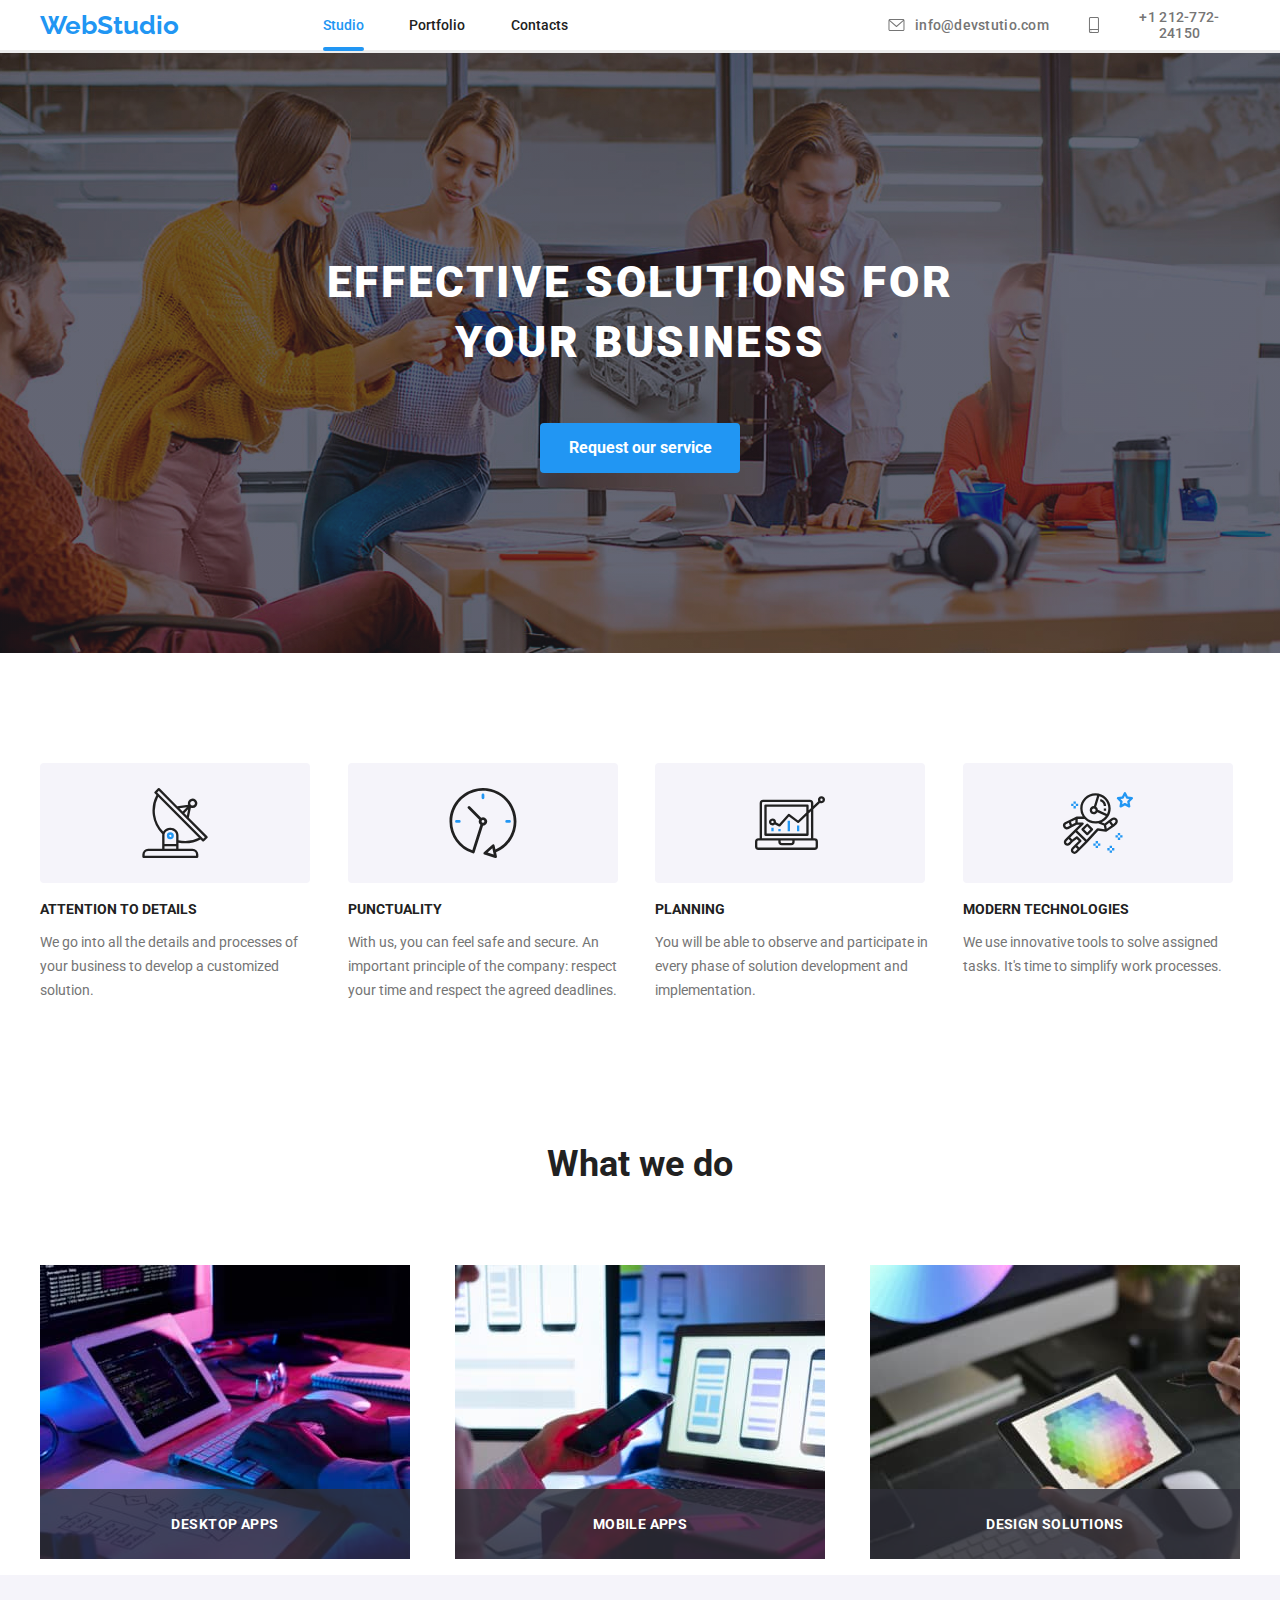
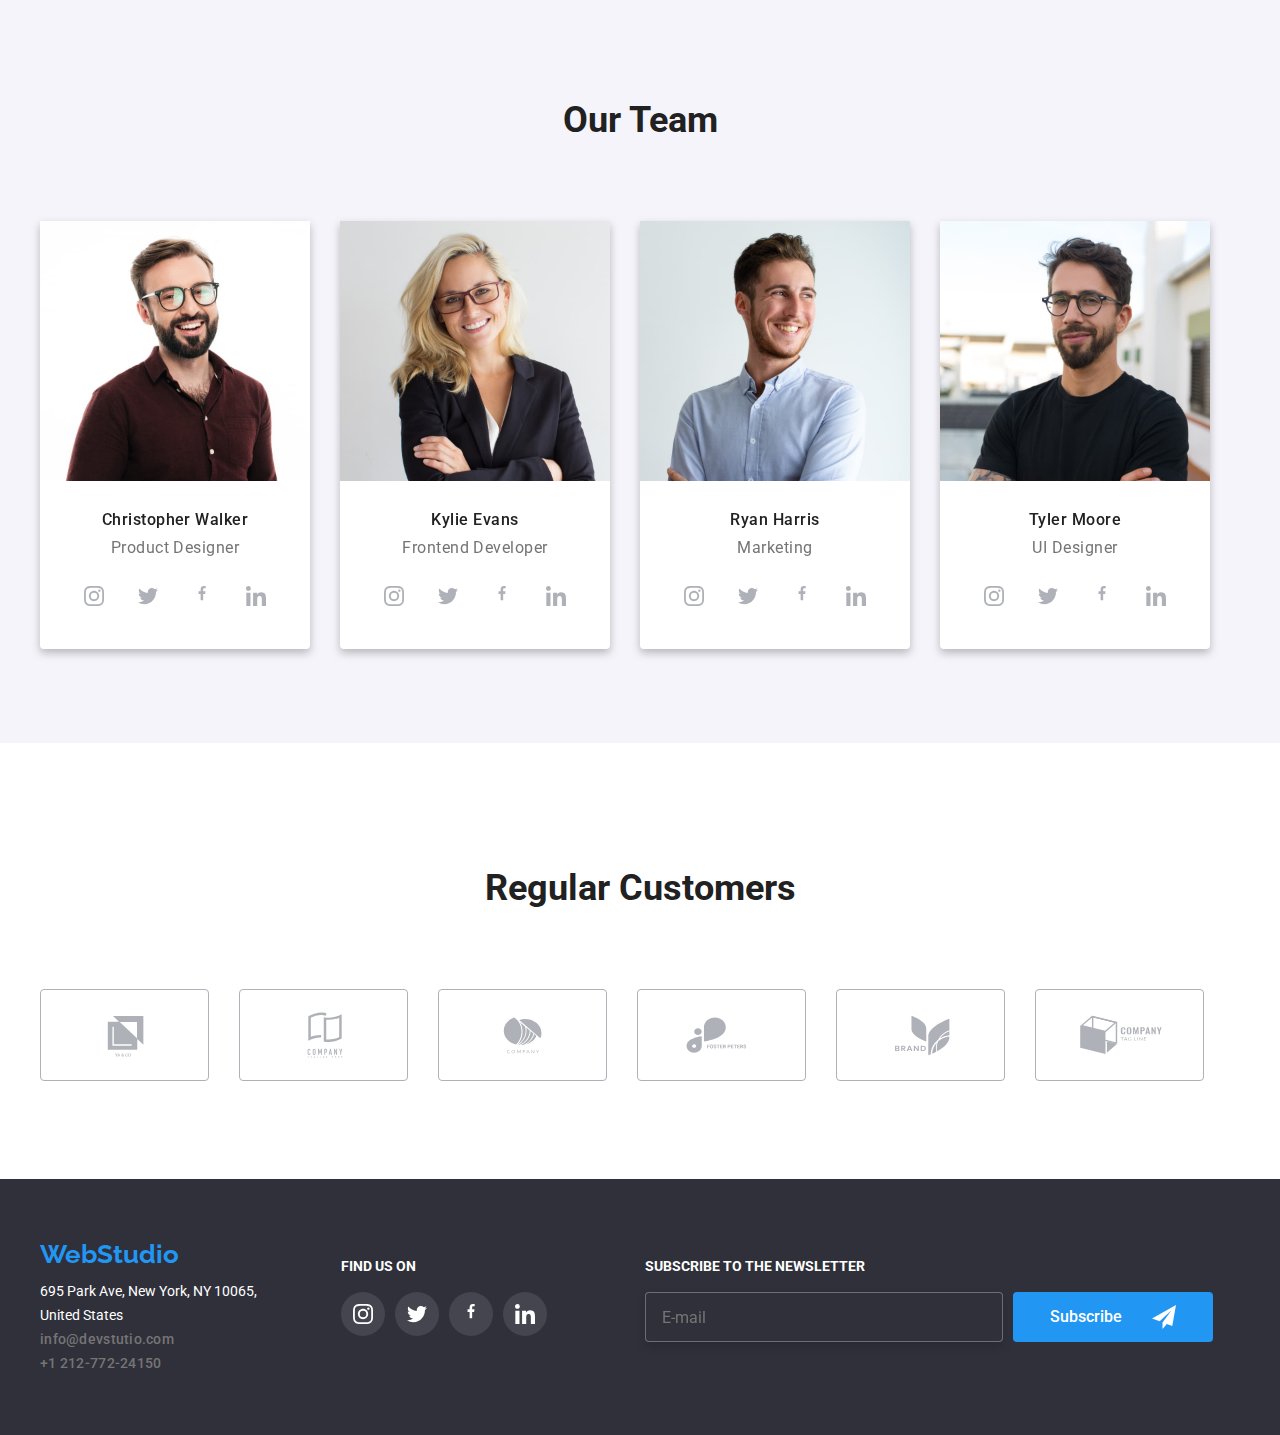
<file: index.html>
<!DOCTYPE html>
<html lang="en">
    <head>
        <link rel="stylesheet" href="./css/main.min.css" />
        <link rel="stylesheet" href="./css/modern-normalize.min.css" />
        <title>corporate page</title>
        <link rel="preconnect" href="https://fonts.googleapis.com" />
        <link rel="preconnect" href="https://fonts.gstatic.com" crossorigin />
        <link
            href="https://fonts.googleapis.com/css2?family=Montserrat:wght@400;700&family=Raleway:wght@700&family=Roboto:wght@400;500;700;900&display=swap"
            rel="stylesheet"
        />
    </head>
    <body>
        <header class="header">
            <div class="container">
                <div class="header__wrapper">
                    <a class="logo" href="">WebStudio</a>
                    <nav>
                        <ul class="header__menu">
                            <li>
                                <a class="header__item header__item--active" href="./index.html"
                                    >Studio</a
                                >
                            </li>
                            <li>
                                <a class="header__item" href="./portfolio.html"
                                    >Portfolio</a
                                >
                            </li>
                            <li><a class="header__item" href="">Contacts</a></li>
                        </ul>
                    </nav>

                    <div class="header__contact-list">
                        <a href="mailto:info@devstutio.com" class="header__contact">
                            <svg class="header__contact-svg" width="44px" height="16px">
                                <use
                                    href="./images/icons.svg#icon-envelope"
                                ></use>
                            </svg>
                            info@devstutio.com</a
                        >

                        <a href="phone:+121277224150" class="header__contact">
                            <svg class="header__contact-svg" width="40px" height="16px">
                                <use
                                    href="./images/icons.svg#icon-smartphone-1"
                                ></use>
                            </svg>
                            +1 212-772-24150</a
                        >
                    </div>
                </div>
            </div>
        </header>
        <main>
            <div class="banner">
                <h1>EFFECTIVE SOLUTIONS FOR YOUR BUSINESS</h1>

                <button data-modal-open class="banner__button" type="button">
                    Request our service
                </button>
            </div>

            <div class="container">
                <div class="section">
                    <ul class="highlights">
                        <li class="highlights__item">
                            <svg class="highlights__icon" width="270px" height="95px">
                                <use
                                    href="./images/icons.svg#icon-antennablue"
                                    height="70px"
                                ></use>
                            </svg>
                            <h3>ATTENTION TO DETAILS</h3>
                            <span class="highlights__desc">
                                We go into all the details and processes of your
                                business to develop a customized solution.</span
                            >
                        </li>

                        <li class="highlights__item">
                            <svg class="highlights__icon" width="270px" height="95px">
                                <use
                                    href="./images/icons.svg#icon-clockblue"
                                    height="70px"
                                ></use>
                            </svg>

                            <h3>PUNCTUALITY</h3>
                            <span class="highlights__desc">
                                With us, you can feel safe and secure. An
                                important principle of the company: respect your
                                time and respect the agreed deadlines.
                            </span>
                        </li>

                        <li class="highlights__item">
                            <svg class="highlights__icon" width="270px" height="95px">
                                <use
                                    href="./images/icons.svg#icon-diagramblue"
                                    height="70px"
                                ></use>
                            </svg>

                            <h3>PLANNING</h3>
                            <span class="highlights__desc">
                                You will be able to observe and participate in
                                every phase of solution development and
                                implementation.</span
                            >
                        </li>

                        <li class="highlights__item">
                            <svg class="highlights__icon" width="270px" height="95px">
                                <use
                                    href="./images/icons.svg#icon-astroblue"
                                    height="70px"
                                ></use>
                            </svg>
                            <h3>MODERN TECHNOLOGIES</h3>

                            <span class="highlights__desc"
                                >We use innovative tools to solve assigned
                                tasks. It's time to simplify work
                                processes.</span
                            >
                        </li>
                    </ul>
                </div>

                <div class="container">
                    <h2>What we do</h2>
                    <!--potential links to be added to the pictures next. I removed width and height parameters below as they are defined in css-->
                    <ul class="main-images">
                        <li class="main-images__image">
                            <img
                                src="images/box1.jpg"
                                alt="person
                            clicking on the keyboard"
                            />
                            <div class="main-images__back">
                                <p class="main-images__desc">DESKTOP APPS</p>
                            </div>
                        </li>
                        <li class="main-images__image">
                            <img
                                src="images/box2.jpg"
                                alt="person using telephone"
                            />
                            <div class="main-images__back">
                                <p class="main-images__desc">MOBILE APPS</p>
                            </div>
                        </li>
                        <li class="main-images__image">
                            <img
                                src="images/box3.jpg"
                                alt="person using tablet"
                            />
                            <div class="main-images__back">
                                <p class="main-images__desc">DESIGN SOLUTIONS</p>
                            </div>
                        </li>
                    </ul>
                </div>
            </div>

            <div class="team-section">
                <div class="container">
                    <div class="section">
                        <h2>Our Team</h2>
                        <ul class="people">
                            <li class="people__person-space">
                                <img
                                    class="people__person-pic"
                                    src="images/img4.jpg"
                                    alt="Christopher Walker photo"
                                />
                                <span class="people__name">Christopher Walker</span>
                                <span class="people__function">Product Designer</span>
                                <ul class="social-icons">
                                    <li class="social-icons__icon">
                                        <svg
                                           
                                            width="20px"
                                            height="20px"
                                        >
                                            <use
                                                href="./images/icons.svg#icon-instagram-2"
                                            ></use>
                                        </svg>
                                    </li>
                                    <li class="social-icons__icon">
                                        <svg
                                            
                                            width="20px"
                                            height="20px"
                                        >
                                            <use
                                                href="./images/icons.svg#icon-twitter-1"
                                            ></use>
                                        </svg>
                                    </li>
                                    <li class="social-icons__icon">
                                        <svg
                                            
                                            width="20px"
                                            height="20px"
                                        >
                                            <use
                                                href="./images/icons.svg#icon-facebook-1"
                                            ></use>
                                        </svg>
                                    </li>
                                    <li class="social-icons__icon">
                                        <svg
                                            
                                            width="20px"
                                            height="20px"
                                        >
                                            <use
                                                href="./images/icons.svg#icon-linkedin-1"
                                            ></use>
                                        </svg>
                                    </li>
                                </ul>
                            </li>

                            <li class="people__person-space">
                                <img
                                    class="people__person-pic"
                                    src="images/img1.jpg"
                                    alt="Kylie Evans photo"
                                />
                                <span class="people__name">Kylie Evans</span>
                                <span class="people__function">Frontend Developer</span>
                                <ul class="social-icons">
                                    <li class="social-icons__icon">
                                        <svg
                                            
                                            width="20px"
                                            height="20px"
                                        >
                                            <use
                                                href="./images/icons.svg#icon-instagram-2"
                                            ></use>
                                        </svg>
                                    </li>
                                    <li class="social-icons__icon">
                                        <svg
                                            
                                            width="20px"
                                            height="20px"
                                        >
                                            <use
                                                href="./images/icons.svg#icon-twitter-1"
                                            ></use>
                                        </svg>
                                    </li>
                                    <li class="social-icons__icon">
                                        <svg
                                            
                                            width="20px"
                                            height="20px"
                                        >
                                            <use
                                                href="./images/icons.svg#icon-facebook-1"
                                            ></use>
                                        </svg>
                                    </li>
                                    <li class="social-icons__icon">
                                        <svg
                                            
                                            width="20px"
                                            height="20px"
                                        >
                                            <use
                                                href="./images/icons.svg#icon-linkedin-1"
                                            ></use>
                                        </svg>
                                    </li>
                                </ul>
                            </li>

                            <li class="people__person-space">
                                <img
                                    class="people__person-pic"
                                    src="images/img2.jpg"
                                    alt="Ryan Harris photo"
                                />
                                <span class="people__name">Ryan Harris</span>
                                <span class="people__function">Marketing</span>
                                <ul class="social-icons">
                                    <li class="social-icons__icon">
                                        <svg
                                            
                                            width="20px"
                                            height="20px"
                                        >
                                            <use
                                                href="./images/icons.svg#icon-instagram-2"
                                            ></use>
                                        </svg>
                                    </li>
                                    <li class="social-icons__icon">
                                        <svg
                                            
                                            width="20px"
                                            height="20px"
                                        >
                                            <use
                                                href="./images/icons.svg#icon-twitter-1"
                                            ></use>
                                        </svg>
                                    </li>
                                    <li class="social-icons__icon">
                                        <svg
                                            
                                            width="20px"
                                            height="20px"
                                        >
                                            <use
                                                href="./images/icons.svg#icon-facebook-1"
                                            ></use>
                                        </svg>
                                    </li>
                                    <li class="social-icons__icon">
                                        <svg
                                            
                                            width="20px"
                                            height="20px"
                                        >
                                            <use
                                                href="./images/icons.svg#icon-linkedin-1"
                                            ></use>
                                        </svg>
                                    </li>
                                </ul>
                            </li>
                            <li class="people__person-space">
                                <img
                                    class="people__person-pic"
                                    src="images/img3.jpg"
                                    alt="Tyler Moore photo"
                                />
                                <span class="people__name">Tyler Moore</span>
                                <span class="people__function">UI Designer</span>
                                <ul class="social-icons">
                                    <li class="social-icons__icon">
                                        <svg
                                            
                                            width="20px"
                                            height="20px"
                                        >
                                            <use
                                                href="./images/icons.svg#icon-instagram-2"
                                            ></use>
                                        </svg>
                                    </li>
                                    <li class="social-icons__icon">
                                        <svg
                                            
                                            width="20px"
                                            height="20px"
                                        >
                                            <use
                                                href="./images/icons.svg#icon-twitter-1"
                                            ></use>
                                        </svg>
                                    </li>
                                    <li class="social-icons__icon">
                                        <svg
                                            
                                            width="20px"
                                            height="20px"
                                        >
                                            <use
                                                href="./images/icons.svg#icon-facebook-1"
                                            ></use>
                                        </svg>
                                    </li>
                                    <li class="social-icons__icon">
                                        <svg
                                            
                                            width="20px"
                                            height="20px"
                                        >
                                            <use
                                                href="./images/icons.svg#icon-linkedin-1"
                                            ></use>
                                        </svg>
                                    </li>
                                </ul>
                            </li>
                        </ul>
                    </div>
                </div>
            </div>
            <div class="container">
                <div class="section">
                    <h2>Regular Customers</h2>
                    <ul class="customers">
                        <li>
                            <svg class="customers__icon">
                                <use
                                    href="./images/icons.svg#icon-Logo"
                                    height="92px"
                                    width="170px"
                                ></use>
                            </svg>
                        </li>
                        <li>
                            <svg class="customers__icon">
                                <use
                                    href="./images/icons.svg#icon-Logo-1"
                                    height="92px"
                                    width="170px"
                                ></use>
                            </svg>
                        </li>
                        <li>
                            <svg class="customers__icon">
                                <use
                                    href="./images/icons.svg#icon-Logo-2"
                                    height="92px"
                                    width="170px"
                                ></use>
                            </svg>
                        </li>
                        <li>
                            <svg class="customers__icon">
                                <use
                                    href="./images/icons.svg#icon-Logo-3"
                                    height="92px"
                                    width="170px"
                                ></use>
                            </svg>
                        </li>
                        <li>
                            <svg class="customers__icon">
                                <use
                                    href="./images/icons.svg#icon-Logo-4"
                                    height="92px"
                                    width="170px"
                                ></use>
                            </svg>
                        </li>
                        <li>
                            <svg class="customers__icon">
                                <use
                                    href="./images/icons.svg#icon-Logo-5"
                                    height="92px"
                                    width="170px"
                                ></use>
                            </svg>
                        </li>
                    </ul>
                </div>
            </div>
        </main>

        <footer>
            <div class="container">
                <div class="footer-container">
                    <div class="footer-container__address-bottom">
                        <a class="logo" href="">WebStudio</a>
                        <address class="footer-container__address">
                            695 Park Ave, New York, NY 10065,
                            <br />United States
                        </address>
                        <a
                            class="footer-container__contact"
                            href="mailto:info@devstutio.com"
                            >info@devstutio.com</a
                        >
                        <a class="footer-container__contact" href="phone:+121277224150"
                            >+1 212-772-24150</a
                        >
                    </div>

                    <div class="find-us">
                        <h4>FIND US ON</h4>
                        <div class="social-bottom">
                            <ul class="social-icons">
                                <li class="social-icons__icon">
                                    <svg
                                        
                                        width="20px"
                                        height="20px"
                                    >
                                        <use
                                            href="./images/icons.svg#icon-instagram-2"
                                        ></use>
                                    </svg>
                                </li>
                                <li class="social-icons__icon">
                                    <svg
                                        
                                        width="20px"
                                        height="20px"
                                    >
                                        <use
                                            href="./images/icons.svg#icon-twitter-1"
                                        ></use>
                                    </svg>
                                </li>
                                <li class="social-icons__icon">
                                    <svg
                                        
                                        width="20px"
                                        height="20px"
                                    >
                                        <use
                                            href="./images/icons.svg#icon-facebook-1"
                                        ></use>
                                    </svg>
                                </li>
                                <li class="social-icons__icon">
                                    <svg
                                        
                                        width="20px"
                                        height="20px"
                                    >
                                        <use
                                            href="./images/icons.svg#icon-linkedin-1"
                                        ></use>
                                    </svg>
                                </li>
                            </ul>
                        </div>
                    </div>
                    <div class="newsletter">
                        <h4>Subscribe to the newsletter</h4>
                        <form name="mail-subscribe">
                            <div class="newsletter__subscription">
                                <label for="user-email">
                                    <input
                                        class="newsletter__mail-box"
                                        type="email"
                                        name="email"
                                        id="user-email"
                                        placeholder="E-mail"
                                        style="width: 358px"
                                    />
                                </label>

                                <button type="submit" class="newsletter__button-send">
                                    Subscribe
                                    <svg
                                        class="newsletter__mail-send-svg"
                                        width="24px"
                                        height="24px"
                                    >
                                        <use
                                            href="./images/icons.svg#icon-send-form"
                                        ></use>
                                    </svg>
                                </button>
                            </div>
                        </form>
                    </div>
                </div>
            </div>
        </footer>

        <div class="is-hidden backdrop" data-modal>
            <div class="modal">
                <button class="modal__modal-close" data-modal-close>X</button>
                <form
                    name="mail-subscribe"
                    autocomplete="on"
                    class="modal__form-style"
                >
                    <h5 class="modal__contact-header">
                        Leave your information and we'll call you back
                    </h5>
                    <div class="modal__formula">
                        <label for="username">Name</label>
                        <div class="modal__form-box">
                            <input
                                id="username"
                                name="username"
                                type="name"
                                class="modal__text-field"
                            />
                            <svg class="modal__form-svg" width="18px" height="18px">
                                <use
                                    href="./images/icons.svg#icon-person-black"
                                ></use>
                            </svg>
                            
                        </div>

                        <label for="email">E-mail</label>
                        <div class="modal__form-box">
                            <input
                                id="email"
                                name="email"
                                type="email"
                                class="modal__text-field"
                            />
                            <svg class="modal__form-svg" width="18px" height="18px">
                                <use
                                    href="./images/icons.svg#icon-email-black"
                                ></use>
                            </svg>
                            
                        </div>

                        <label for="phone">Telephone</label>
                        <div class="modal__form-box">
                            <input
                                id="phone"
                                name="phone"
                                type="phone"
                                class="modal__text-field"
                            />
                            <svg class="modal__form-svg" width="18px" height="18px">
                                <use
                                    href="./images/icons.svg#icon-phone-black"
                                ></use>
                            </svg>
                            
                        </div>

                        <label for="id-comment">Comments</label>
                        <div class="modal__form-box-comment">
                            <textarea
                                id="id-comment"
                                name="comment"
                                placeholder="Enter the text"
                                class="modal__text-window"
                            ></textarea>
                        </div>
                        <label class="modal__acceptance-label" for="user-acceptance">
                            
                            <input
                                class="modal__acceptance-input modal__checkbox-hidden"
                                type="checkbox"
                                name="acceptance"
                                id="user-acceptance"
                            />
                            <div class="modal__acceptance-checked">
                                <svg
                                    class="modal__checked-background"
                                    width="16"
                                    height="15"
                                >
                                    <use
                                        href="images/icons.svg#icon-check"
                                    ></use>
                                </svg>
                            </div>

                            <div class="modal__checkbox-text">
                                I agree with the <a href="">Newsletter</a> and
                                accept <a href="">the Terms and Conditions</a>
                            </div>
                        </label>
                        <div class="modal__send-button">

                        <button type="submit" class="modal__order">Send</button>
                    </div>
                    
                </form>
            </div>
        </div>

        <script src="./js/modal.js"></script>
    </body>
</html>
</file>
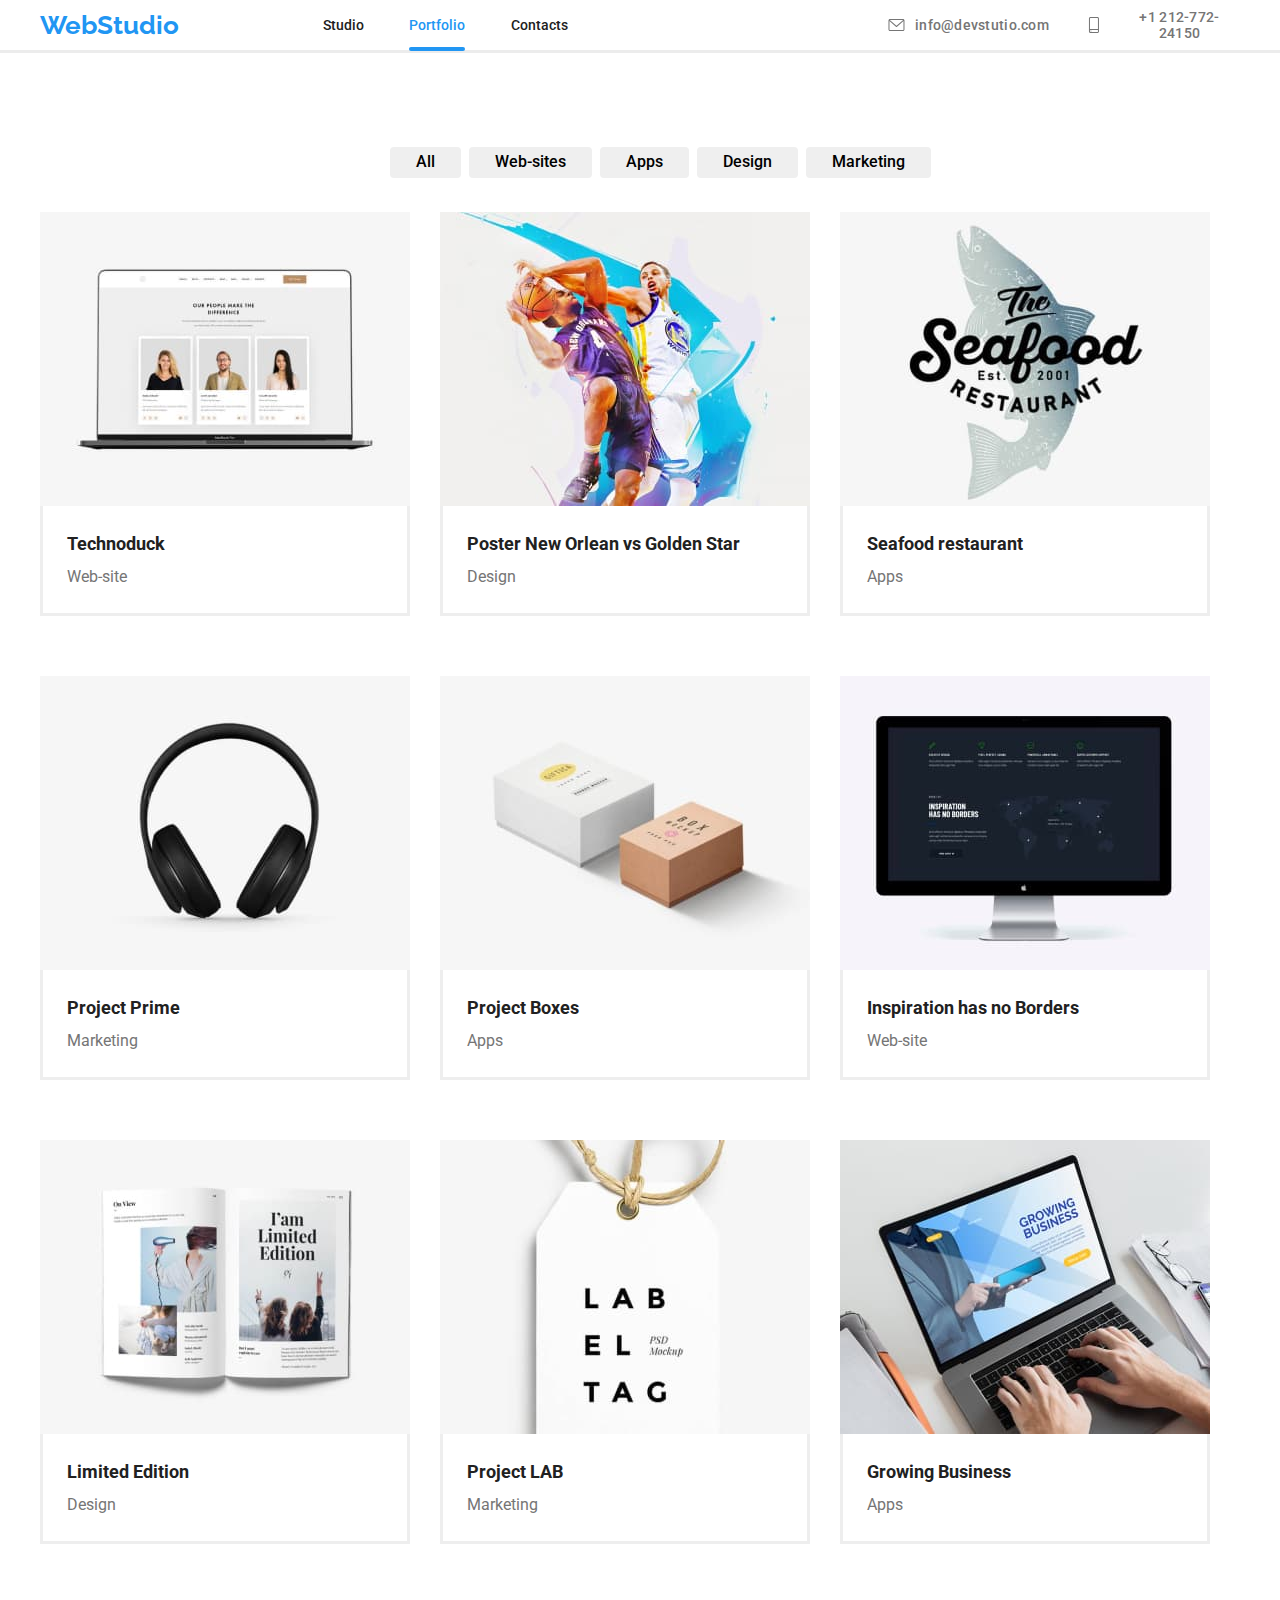
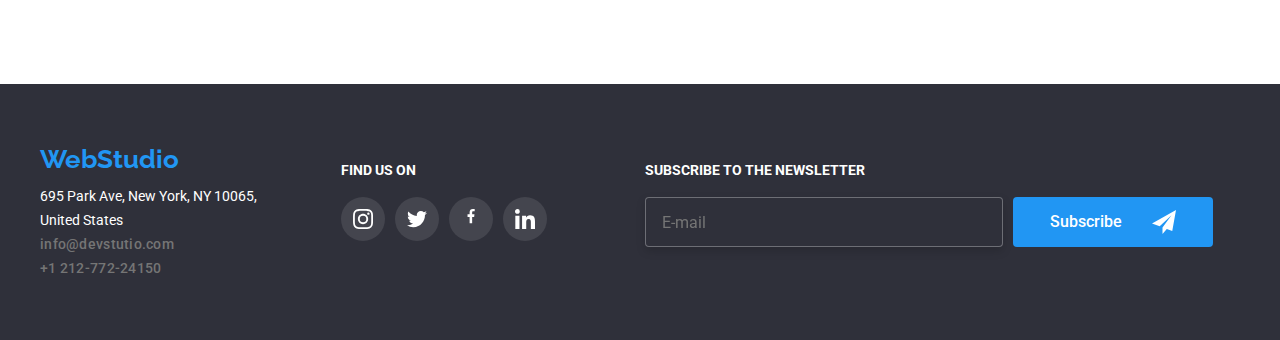
<file: portfolio.html>
<!DOCTYPE html>
<html lang="en">
    <head>
        <link rel="stylesheet" href="./css/main.min.css" />
        <link rel="stylesheet" href="./css/modern-normalize.min.css" />
        <title>corporate sub-page</title>
        <link rel="preconnect" href="https://fonts.googleapis.com" />
        <link rel="preconnect" href="https://fonts.gstatic.com" crossorigin />
        <link
            href="https://fonts.googleapis.com/css2?family=Montserrat:wght@400;700&family=Raleway:wght@700&family=Roboto:wght@400;500;700;900&display=swap"
            rel="stylesheet"
        />
    </head>
    <body>
        <header class="header">
            <div class="container">
                <div class="header__wrapper">
                    <a class="logo" href="">WebStudio</a>
                    <nav>
                        <ul class="header__menu">
                            <li>
                                <a class="header__item" href="./index.html"
                                    >Studio</a
                                >
                            </li>
                            <li>
                                <a
                                    class="header__item header__item--active"
                                    href="./portfolio.html"
                                    >Portfolio</a
                                >
                            </li>
                            <li>
                                <a class="header__item" href="">Contacts</a>
                            </li>
                        </ul>
                    </nav>

                    <div class="header__contact-list">
                        <a
                            href="mailto:info@devstutio.com"
                            class="header__contact"
                        >
                            <svg
                                class="header__contact-svg"
                                width="44px"
                                height="16px"
                            >
                                <use
                                    href="./images/icons.svg#icon-envelope"
                                ></use>
                            </svg>
                            info@devstutio.com</a
                        >

                        <a href="phone:+121277224150" class="header__contact"
                            ><svg
                                class="header__contact-svg"
                                width="40px"
                                height="16px"
                            >
                                <use
                                    href="./images/icons.svg#icon-smartphone"
                                ></use>
                            </svg>
                            +1 212-772-24150</a
                        >
                    </div>
                </div>
            </div>
        </header>

        <main>
            <div class="section">
                <ul class="filter">
                    <li class="filter__menu">
                        <button type="button">All</button>
                    </li>
                    <li class="filter__menu">
                        <button type="button">Web-sites</button>
                    </li>
                    <li class="filter__menu">
                        <button type="button">Apps</button>
                    </li>
                    <li class="filter__menu">
                        <button type="button">Design</button>
                    </li>
                    <li class="filter__menu">
                        <button type="button">Marketing</button>
                    </li>
                </ul>

                <div class="container">
                    <ul class="offers">
                        <li class="offers__single-offer">
                            <div class="offers__single-offer-flow">
                                <div class="offers__techno-back">
                                    <div class="offers__techno-desc">
                                        Technoduck is a state-of-the-art
                                        coronavirus distribution platform.
                                        Companies use this platform for digital
                                        espionage and attacks on competitors'
                                        secure servers.
                                    </div>
                                </div>
                                <img
                                    src="images/port1.jpg"
                                    alt="Technoduck website"
                                />
                            </div>

                            <div class="offers__lower-offer-part">
                                <span class="offers__example-offer-name"
                                    >Technoduck</span
                                >
                                <span class="offers__example-offer-category"
                                    >Web-site</span
                                >
                            </div>
                        </li>

                        <li class="offers__single-offer">
                            <div class="offers__single-offer-flow">
                                <div class="offers__techno-back">
                                    <div class="offers__techno-desc">
                                        Technoduck is a state-of-the-art
                                        coronavirus distribution platform.
                                        Companies use this platform for digital
                                        espionage and attacks on competitors'
                                        secure servers.
                                    </div>
                                </div>
                                <img
                                    src="images/port2.jpg"
                                    alt="Basketball poster"
                                />
                            </div>
                            <div class="offers__lower-offer-part">
                                <span class="offers__example-offer-name">
                                    Poster New Orlean vs Golden Star
                                </span>
                                <span class="offers__example-offer-category"
                                    >Design</span
                                >
                            </div>
                        </li>

                        <li class="offers__single-offer">
                            <div class="offers__single-offer-flow">
                                <div class="offers__techno-back">
                                    <div class="offers__techno-desc">
                                        Technoduck is a state-of-the-art
                                        coronavirus distribution platform.
                                        Companies use this platform for digital
                                        espionage and attacks on competitors'
                                        secure servers.
                                    </div>
                                </div>
                                <img
                                    src="images/port3.jpg"
                                    alt="Seafood restaurant logo"
                                />
                            </div>
                            <div class="offers__lower-offer-part">
                                <span class="offers__example-offer-name">
                                    Seafood restaurant
                                </span>
                                <span class="offers__example-offer-category"
                                    >Apps</span
                                >
                            </div>
                        </li>

                        <li class="offers__single-offer">
                            <div class="offers__single-offer-flow">
                                <div class="offers__techno-back">
                                    <div class="offers__techno-desc">
                                        Technoduck is a state-of-the-art
                                        coronavirus distribution platform.
                                        Companies use this platform for digital
                                        espionage and attacks on competitors'
                                        secure servers.
                                    </div>
                                </div>
                                <img
                                    src="images/port4.jpg"
                                    alt="Project prime - headset picture"
                                />
                            </div>
                            <div class="offers__lower-offer-part">
                                <span class="offers__example-offer-name"
                                    >Project Prime</span
                                >
                                <span class="offers__example-offer-category"
                                    >Marketing</span
                                >
                            </div>
                        </li>
                        <li class="offers__single-offer">
                            <div class="offers__single-offer-flow">
                                <div class="offers__techno-back">
                                    <div class="offers__techno-desc">
                                        Technoduck is a state-of-the-art
                                        coronavirus distribution platform.
                                        Companies use this platform for digital
                                        espionage and attacks on competitors'
                                        secure servers.
                                    </div>
                                </div>
                                <img src="images/port5.jpg" alt="Boxes" />
                            </div>
                            <div class="offers__lower-offer-part">
                                <span class="offers__example-offer-name"
                                    >Project Boxes</span
                                >
                                <span class="offers__example-offer-category"
                                    >Apps</span
                                >
                            </div>
                        </li>
                        <li class="offers__single-offer">
                            <div class="offers__single-offer-flow">
                                <div class="offers__techno-back">
                                    <div class="offers__techno-desc">
                                        Technoduck is a state-of-the-art
                                        coronavirus distribution platform.
                                        Companies use this platform for digital
                                        espionage and attacks on competitors'
                                        secure servers.
                                    </div>
                                </div>

                                <img src="images/port6.jpg" alt="Screen" />
                            </div>
                            <div class="offers__lower-offer-part">
                                <span class="offers__example-offer-name"
                                    >Inspiration has no Borders</span
                                >

                                <span class="offers__example-offer-category"
                                    >Web-site</span
                                >
                            </div>
                        </li>
                        <li class="offers__single-offer">
                            <div class="offers__single-offer-flow">
                                <div class="offers__techno-back">
                                    <div class="offers__techno-desc">
                                        Technoduck is a state-of-the-art
                                        coronavirus distribution platform.
                                        Companies use this platform for digital
                                        espionage and attacks on competitors'
                                        secure servers.
                                    </div>
                                </div>
                                <img src="images/port7.jpg" alt="Open book" />
                            </div>
                            <div class="offers__lower-offer-part">
                                <span class="offers__example-offer-name"
                                    >Limited Edition</span
                                >
                                <span class="offers__example-offer-category"
                                    >Design</span
                                >
                            </div>
                        </li>
                        <li class="offers__single-offer">
                            <div class="offers__single-offer-flow">
                                <div class="offers__techno-back">
                                    <div class="offers__techno-desc">
                                        Technoduck is a state-of-the-art
                                        coronavirus distribution platform.
                                        Companies use this platform for digital
                                        espionage and attacks on competitors'
                                        secure servers.
                                    </div>
                                </div>
                                <img src="images/port8.jpg" alt="Paper label" />
                            </div>
                            <div class="offers__lower-offer-part">
                                <span class="offers__example-offer-name"
                                    >Project LAB</span
                                >
                                <span class="offers__example-offer-category"
                                    >Marketing</span
                                >
                            </div>
                        </li>
                        <li class="offers__single-offer">
                            <div class="offers__single-offer-flow">
                                <div class="offers__techno-back">
                                    <div class="offers__techno-desc">
                                        Technoduck is a state-of-the-art
                                        coronavirus distribution platform.
                                        Companies use this platform for digital
                                        espionage and attacks on competitors'
                                        secure servers.
                                    </div>
                                </div>
                                <img
                                    src="images/port9.jpg"
                                    alt="Laptop and hands"
                                />
                            </div>
                            <div class="offers__lower-offer-part">
                                <span class="offers__example-offer-name"
                                    >Growing Business</span
                                >
                                <span class="offers__example-offer-category"
                                    >Apps</span
                                >
                            </div>
                        </li>
                    </ul>
                </div>
            </div>
        </main>

        <footer>
            <div class="container">
                <div class="footer-container">
                    <div class="footer-container__address-bottom">
                        <a class="logo" href="">WebStudio</a>
                        <address class="footer-container__address">
                            695 Park Ave, New York, NY 10065,
                            <br />United States
                        </address>
                        <a
                            class="footer-container__contact"
                            href="mailto:info@devstutio.com"
                            >info@devstutio.com</a
                        >
                        <a
                            class="footer-container__contact"
                            href="phone:+121277224150"
                            >+1 212-772-24150</a
                        >
                    </div>

                    <div class="find-us">
                        <h4>FIND US ON</h4>
                        <div class="social-bottom">
                            <ul class="social-icons">
                                <li class="social-icons__icon">
                                    <svg width="20px" height="20px">
                                        <use
                                            href="./images/icons.svg#icon-instagram-2"
                                        ></use>
                                    </svg>
                                </li>
                                <li class="social-icons__icon">
                                    <svg width="20px" height="20px">
                                        <use
                                            href="./images/icons.svg#icon-twitter-1"
                                        ></use>
                                    </svg>
                                </li>
                                <li class="social-icons__icon">
                                    <svg width="20px" height="20px">
                                        <use
                                            href="./images/icons.svg#icon-facebook-1"
                                        ></use>
                                    </svg>
                                </li>
                                <li class="social-icons__icon">
                                    <svg width="20px" height="20px">
                                        <use
                                            href="./images/icons.svg#icon-linkedin-1"
                                        ></use>
                                    </svg>
                                </li>
                            </ul>
                        </div>
                    </div>
                    <div class="newsletter">
                        <h4>Subscribe to the newsletter</h4>
                        <form name="mail-subscribe">
                            <div class="newsletter__subscription">
                                <label for="user-email">
                                    <input
                                        class="newsletter__mail-box"
                                        type="email"
                                        name="email"
                                        id="user-email"
                                        placeholder="E-mail"
                                        style="width: 358px"
                                    />
                                </label>

                                <button
                                    type="submit"
                                    class="newsletter__button-send"
                                >
                                    Subscribe
                                    <svg
                                        class="newsletter__mail-send-svg"
                                        width="24px"
                                        height="24px"
                                    >
                                        <use
                                            href="./images/icons.svg#icon-send-form"
                                        ></use>
                                    </svg>
                                </button>
                            </div>
                        </form>
                    </div>
                </div>
            </div>
        </footer>
    </body>
</html>
</file>
<file: css/main.min.css>
.section{padding-top:94px;padding-bottom:94px}.container{width:1200px;margin-left:215px;margin-right:215px;-webkit-box-pack:center;-ms-flex-pack:center;justify-content:center;margin-left:auto;margin-right:auto}a{text-decoration:none}a:hover,a:focus{color:#2196f3;-webkit-transition-duration:250ms;transition-duration:250ms;-webkit-transition-timing-function:cubic-bezier(0.39, 1.03, 0.82, 0.08);transition-timing-function:cubic-bezier(0.39, 1.03, 0.82, 0.08)}li{list-style:none}img{width:370px;height:294px;display:block;padding:0;margin:0 auto}body{font-family:"Roboto",sans-serif;color:#212121;background-color:#fff;font-size:16px}.header{border-bottom:solid;border-color:#ececec;margin:0 auto}.header__wrapper{display:-webkit-box;display:-ms-flexbox;display:flex;-ms-flex-wrap:nowrap;flex-wrap:nowrap;-webkit-box-align:center;-ms-flex-align:center;align-items:center;-webkit-box-pack:justify;-ms-flex-pack:justify;justify-content:space-between;color:#fff}.header__menu{display:-webkit-box;display:-ms-flexbox;display:flex;width:285px;-webkit-box-pack:justify;-ms-flex-pack:justify;justify-content:space-between;margin-right:314px}.header__contact-svg{fill:currentColor;-ms-flex-line-pack:baseline;align-content:baseline;padding-right:10px;gap:0}.header__item{color:#212121;font-weight:500;font-size:14px;line-height:1.17}.header__item--active{text-decoration:none;position:relative;color:#2196f3}.header__item--active::after{position:absolute;content:"";height:4px;border-radius:2px;left:0;right:0;top:30px;background:#2196f3}.header__contact-list{display:-webkit-box;display:-ms-flexbox;display:flex;-webkit-box-pack:end;-ms-flex-pack:end;justify-content:flex-end;gap:30px;font-weight:500;text-align:center;line-height:1.17}.header__contact{display:-webkit-box;display:-ms-flexbox;display:flex;-webkit-box-pack:baseline;-ms-flex-pack:baseline;justify-content:baseline;-webkit-box-align:center;-ms-flex-align:center;align-items:center;width:161px;color:#757575;font-weight:500;font-size:14px;letter-spacing:.02em;margin:0 auto;line-height:1.17}h1{font-family:"Roboto",sans-serif;color:#fff;font-weight:900;font-size:44px;line-height:1.36;margin:0 auto;width:696px;text-align:center;padding-top:200px;padding-bottom:50px;letter-spacing:.06em}h2{font-size:36px;font-weight:700;line-height:1.17;text-align:center;padding-bottom:50px}h3{font-size:14px;font-weight:700}h4{font-size:14px;font-weight:700;color:#fff;text-transform:uppercase}.logo{font-family:"Raleway",sans-serif;text-decoration:none;font-size:26px;font-weight:700;line-height:1.19;color:#2196f3;margin-right:97px}.banner{background-image:-webkit-gradient(linear, left top, left bottom, from(rgba(47, 48, 58, 0.4)), to(rgba(47, 48, 58, 0.4))),url(../images/back.jpg);background-image:linear-gradient(rgba(47, 48, 58, 0.4), rgba(47, 48, 58, 0.4)),url(../images/back.jpg);background-position:center;background-size:cover;max-width:1600px;height:600px;-webkit-box-pack:center;-ms-flex-pack:center;justify-content:center;margin-left:auto;margin-right:auto}.banner__button{display:-webkit-box;display:-ms-flexbox;display:flex;-webkit-box-align:center;-ms-flex-align:center;align-items:center;text-align:center;color:#fff;background-color:#2196f3;font-weight:700;line-height:1.875;margin:auto;border-radius:4px;border-style:none;width:200px;height:50px;-webkit-box-pack:center;-ms-flex-pack:center;justify-content:center}.banner__button:hover,.banner__button:focus{cursor:pointer}.highlights{display:-webkit-box;display:-ms-flexbox;display:flex;-ms-flex-wrap:nowrap;flex-wrap:nowrap;list-style:none;padding:0;gap:30px}.highlights__item{font-weight:700;font-size:14px;line-height:1.17;-ms-flex-preferred-size:277.5px;flex-basis:277.5px}.highlights__icon{background-color:#f5f4fa;height:120px;border-radius:4px;padding-top:25px}.highlights__desc{color:#757575;font-weight:400;font-size:14px;line-height:1.71;margin:0}.main-images{display:-webkit-box;display:-ms-flexbox;display:flex;-webkit-box-pack:justify;-ms-flex-pack:justify;justify-content:space-between;gap:30px;padding:0}.main-images__image{position:relative}.main-images__back{width:100%;height:70px;background-color:rgba(47,48,58,.8);position:absolute;bottom:0}.main-images__desc{font-size:14px;font-weight:700;color:#fff;line-height:16px;letter-spacing:.03em;display:-webkit-box;display:-ms-flexbox;display:flex;-webkit-box-pack:center;-ms-flex-pack:center;justify-content:center;margin-top:27px}.team-section{background-color:#f5f4fa}.people{display:-webkit-box;display:-ms-flexbox;display:flex;gap:30px;margin:0 auto;padding:0px}.people__person-space{background-color:#fff;width:270px;height:428px;border-bottom-left-radius:4px;border-bottom-right-radius:4px;-webkit-filter:drop-shadow(0px 4px 4px rgba(0, 0, 0, 0.25));filter:drop-shadow(0px 4px 4px rgba(0, 0, 0, 0.25))}.people__person-pic{width:270px;height:260px}.people__name{display:-webkit-box;display:-ms-flexbox;display:flex;letter-spacing:.03em;-webkit-box-pack:center;-ms-flex-pack:center;justify-content:center;font-weight:500;line-height:1.17;padding-top:30px}.people__function{display:-webkit-box;display:-ms-flexbox;display:flex;letter-spacing:.03em;-webkit-box-pack:center;-ms-flex-pack:center;justify-content:center;color:#757575;line-height:1.17;padding-top:10px;padding-bottom:16px}.social-icons{fill:#afb1b8;padding-bottom:30px;display:-webkit-box;display:-ms-flexbox;display:flex;width:206px;height:44px;-webkit-box-pack:justify;-ms-flex-pack:justify;justify-content:space-between;margin:0 auto;padding:0}.social-icons__icon{width:44px;height:44px;border-radius:50%;background-color:#fff}.social-icons__icon:hover{fill:#fff;background-color:#2196f3;-webkit-transition-duration:250ms;transition-duration:250ms;-webkit-transition-timing-function:cubic-bezier(0.39, 1.03, 0.82, 0.08);transition-timing-function:cubic-bezier(0.39, 1.03, 0.82, 0.08)}ul.social-icons li{display:-webkit-box;display:-ms-flexbox;display:flex;-webkit-box-align:center;-ms-flex-align:center;align-items:center;-ms-flex-pack:distribute;justify-content:space-around}.social-bottom>.social-icons{fill:#fff}.social-bottom>.social-icons>.social-icons__icon{background-color:rgba(255,255,255,.1)}.social-bottom>.social-icons>.social-icons__icon:hover{background-color:#2196f3;-webkit-transition-duration:250ms;transition-duration:250ms;-webkit-transition-timing-function:cubic-bezier(0.39, 1.03, 0.82, 0.08);transition-timing-function:cubic-bezier(0.39, 1.03, 0.82, 0.08)}.customers{display:-webkit-box;display:-ms-flexbox;display:flex;-ms-flex-wrap:nowrap;flex-wrap:nowrap;gap:30px;padding:0;margin:0 auto}.customers__icon{fill:#afb1b8;width:169px;height:92px;border:1px solid #afb1b8;border-radius:4px}.customers__icon:hover,.customers__icon:focus{fill:#2196f3;border-color:#2196f3;-webkit-transition-duration:cubic-bezier(0.39, 1.03, 0.82, 0.08);transition-duration:cubic-bezier(0.39, 1.03, 0.82, 0.08);-webkit-transition-timing-function:250ms;transition-timing-function:250ms}footer{background-color:#2f303a;padding-top:60px;padding-bottom:60px}.footer-container{display:-webkit-box;display:-ms-flexbox;display:flex;gap:70px}.footer-container__address-bottom{max-width:231px;line-height:24px}.footer-container__address{padding-top:9px;font-style:normal;color:#fff;font-size:14px}.footer-container__contact{display:-webkit-box;display:-ms-flexbox;display:flex;color:#757575;font-weight:500;font-size:14px;letter-spacing:.02em;line-height:24px}ul li .find-us{fill:#fff}.newsletter{max-width:570px;padding-right:0;margin:0 auto}.newsletter__subscription{display:-webkit-box;display:-ms-flexbox;display:flex;-webkit-box-pack:start;-ms-flex-pack:start;justify-content:flex-start;gap:10px;margin:0 auto;padding:0}.newsletter__mail-box{height:50px;border-radius:4px;border:1px solid rgba(255,255,255,.3);-webkit-filter:drop-shadow(0px 4px 4px rgba(0, 0, 0, 0.15));filter:drop-shadow(0px 4px 4px rgba(0, 0, 0, 0.15));background-color:#2f303a;padding-left:16px;color:rgba(255,255,255,.6)}.newsletter__button-send{display:-webkit-box;display:-ms-flexbox;display:flex;-webkit-box-align:center;-ms-flex-align:center;align-items:center;gap:30px;background-color:#2196f3;color:#fff;width:200px;height:50px}.newsletter__mail-send-svg{fill:#fff}.email{color:#fff}.backdrop{display:-webkit-box;display:-ms-flexbox;display:flex;background-color:rgba(0,0,0,.2);position:fixed;left:0;right:0;top:0;bottom:0;z-index:1;cursor:not-allowed;visibility:visible;opacity:1;-webkit-transform:scale(1);transform:scale(1);-webkit-transition-duration:250ms;transition-duration:250ms;-webkit-transition-timing-function:cubic-bezier(0.39, 1.03, 0.82, 0.08);transition-timing-function:cubic-bezier(0.39, 1.03, 0.82, 0.08)}.is-hidden{pointer-events:none;visibility:hidden;opacity:0;-webkit-transform:scale(0);transform:scale(0)}.modal{position:relative;margin:auto;background:#fff;-webkit-box-shadow:0px 1px 3px rgba(0,0,0,.12),0px 1px 1px rgba(0,0,0,.14),0px 2px 1px rgba(0,0,0,.2);box-shadow:0px 1px 3px rgba(0,0,0,.12),0px 1px 1px rgba(0,0,0,.14),0px 2px 1px rgba(0,0,0,.2);width:528px;height:581px;cursor:auto;border-radius:4px}.modal__modal-close{width:30px;height:30px;border-radius:50%;font-size:11px;padding-top:8px;padding-left:8px;padding-right:8px;background-color:#fff;position:relative;top:8px;left:93%;border:1px solid rgba(0,0,0,.1);cursor:pointer}.modal__modal-close:hover,.modal__modal-close:focus{background-color:#fff;border:1px solid rgba(0,0,0,.1);border-radius:50%;-webkit-transition-duration:none;transition-duration:none;-webkit-transition:none;transition:none}.modal__contact-header{position:absolute;text-align:center;color:#212121;font-size:20px;letter-spacing:.03em;line-height:23px;margin-bottom:2px;font-style:700}.modal__formula{padding-top:75px}.modal__form-style{display:-webkit-box;display:-ms-flexbox;display:flex;-webkit-box-orient:vertical;-webkit-box-direction:normal;-ms-flex-direction:column;flex-direction:column;font-size:12px;color:#757575;padding-left:40px;padding-right:40px}.modal__form-svg{position:absolute;top:11px;left:12px;fill:#000}.modal__form-box{display:-webkit-box;display:-ms-flexbox;display:flex;position:relative;width:448px;height:40px;border:1px #212121 solid;border-radius:4px;-webkit-box-align:center;-ms-flex-align:center;align-items:center;padding-left:12px;margin-top:5px;margin-bottom:10px}.modal__form-box:hover,.modal__form-box:focus{cursor:pointer;border:1px solid #2196f3;-webkit-transition-property:outline;transition-property:outline;-webkit-transition-duration:250ms;transition-duration:250ms;-webkit-transition-timing-function:cubic-bezier(0.39, 1.03, 0.82, 0.08);transition-timing-function:cubic-bezier(0.39, 1.03, 0.82, 0.08);fill:#2196f3}.modal__text-field{width:415px;padding-left:20px;height:38px;border:#fff;outline:none}.modal__text-field:hover+svg,.modal__text-field:focus+svg{cursor:pointer;fill:#2196f3;-webkit-transition-property:outline;transition-property:outline;-webkit-transition-duration:250ms;transition-duration:250ms;-webkit-transition-timing-function:cubic-bezier(0.39, 1.03, 0.82, 0.08);transition-timing-function:cubic-bezier(0.39, 1.03, 0.82, 0.08)}.modal__form-box-comment{display:-webkit-box;display:-ms-flexbox;display:flex;position:relative;width:448px;height:120px;border:1px #212121 solid;border-radius:4px;-webkit-box-align:center;-ms-flex-align:center;align-items:center;padding-left:12px}.modal__form-box-comment:hover,.modal__form-box-comment:focus{cursor:pointer;border:1px solid #2196f3;-webkit-transition-property:outline;transition-property:outline;-webkit-transition-duration:250ms;transition-duration:250ms;-webkit-transition-timing-function:cubic-bezier(0.39, 1.03, 0.82, 0.08);transition-timing-function:cubic-bezier(0.39, 1.03, 0.82, 0.08);fill:#2196f3}.modal__text-window{padding-top:10px;width:448px;padding-right:0;height:116px;border:#fff;outline:none}.modal__acceptance-label{font-size:14px;line-height:24px;letter-spacing:.03em;color:#757575;margin-top:20px;margin-left:15px;margin-right:15px;display:-webkit-box;display:-ms-flexbox;display:flex;padding-top:0;-webkit-box-pack:center;-ms-flex-pack:center;justify-content:center;-webkit-box-align:baseline;-ms-flex-align:baseline;align-items:baseline}.modal__acceptance-label a{color:#757575}.modal__acceptance-checked{width:16px;height:15px;border:2.5px solid #212121;margin-right:8px;border-radius:4px;-webkit-transition:border 250ms cubic-bezier(0.4, 0, 0.2, 1);transition:border 250ms cubic-bezier(0.4, 0, 0.2, 1)}.modal__acceptance-checked:hover,.modal__acceptance-checked:focus{border:4px solid #212121}.modal__acceptance-input:checked~.modal__acceptance-checked{border:0 solid #212121;background-color:#2196f3;fill:#fff}.modal__checked-background{display:block;visibility:hidden;-webkit-transition:visibility 250ms cubic-bezier(0.4, 0, 0.2, 1);transition:visibility 250ms cubic-bezier(0.4, 0, 0.2, 1)}.modal__acceptance-input:checked~.modal__acceptance-checked .modal__checked-background{display:block;visibility:visible}.modal__checkbox-hidden{-moz-appearance:none;-webkit-appearance:none;appearance:none}.modal__order{display:block;-webkit-box-align:center;-ms-flex-align:center;align-items:center;margin:0 auto;font-weight:700;font-size:16px;line-height:1.9;letter-spacing:.06em;color:#fff;background-color:#2196f3;cursor:pointer;border:none;-webkit-box-shadow:0px 4px 4px rgba(0,0,0,.15);box-shadow:0px 4px 4px rgba(0,0,0,.15);border-radius:4px;width:200px;height:50px;text-align:center;-webkit-transition:background-color 250ms cubic-bezier(0.4, 0, 0.2, 1),color 250ms cubic-bezier(0.4, 0, 0.2, 1);transition:background-color 250ms cubic-bezier(0.4, 0, 0.2, 1),color 250ms cubic-bezier(0.4, 0, 0.2, 1)}.modal__order:hover,.modal__order:focus{background-color:#f5f4fa;color:#212121}.filter{line-height:1.63;display:-webkit-box;display:-ms-flexbox;display:flex;-webkit-box-pack:center;-ms-flex-pack:center;justify-content:center;margin:0 auto;width:611px;gap:8px;margin-bottom:34px}.filter__menu:hover,.filter__menu:focus{-webkit-box-shadow:0px 4px 4px rgba(0,0,0,.25);box-shadow:0px 4px 4px rgba(0,0,0,.25);-webkit-transition-duration:250ms;transition-duration:250ms;-webkit-transition-timing-function:cubic-bezier(0.39, 1.03, 0.82, 0.08);transition-timing-function:cubic-bezier(0.39, 1.03, 0.82, 0.08)}button{display:-webkit-box;display:-ms-flexbox;display:flex;font-weight:500;border-style:none;border-radius:4px;-webkit-box-pack:center;-ms-flex-pack:center;justify-content:center;padding-left:26px;padding-right:26px;padding-top:6px;padding-bottom:6px}button:hover,button:focus{background-color:#fff;background-color:#2196f3;border-radius:4px;border-style:none;-webkit-transition-duration:250ms;transition-duration:250ms;-webkit-transition-timing-function:cubic-bezier(0.39, 1.03, 0.82, 0.08);transition-timing-function:cubic-bezier(0.39, 1.03, 0.82, 0.08)}.offers{display:-webkit-box;display:-ms-flexbox;display:flex;-ms-flex-wrap:wrap;flex-wrap:wrap;gap:30px;padding:0}.offers__techno-back{display:-webkit-box;display:-ms-flexbox;display:flex;-webkit-box-align:center;-ms-flex-align:center;align-items:center;-webkit-box-pack:center;-ms-flex-pack:center;justify-content:center;position:absolute;letter-spacing:.03em;width:390px;height:294px;background:rgba(33,150,243,.9);visibility:none;opacity:0;-webkit-transform:translatey(100%);transform:translatey(100%);-webkit-transition-duration:250ms;transition-duration:250ms;-webkit-transition-timing-function:cubic-bezier(0.39, 1.03, 0.82, 0.08);transition-timing-function:cubic-bezier(0.39, 1.03, 0.82, 0.08)}.offers__single-offer{margin-bottom:30px;position:relative;overflow:hidden}.offers__single-offer:hover{-webkit-box-shadow:0px 4px 4px rgba(0,0,0,.25);box-shadow:0px 4px 4px rgba(0,0,0,.25);-webkit-transition-duration:250ms;transition-duration:250ms;-webkit-transition-timing-function:cubic-bezier(0.39, 1.03, 0.82, 0.08);transition-timing-function:cubic-bezier(0.39, 1.03, 0.82, 0.08)}.offers__single-offer:hover .offers__techno-back{visibility:visible;opacity:1;-webkit-transform:translateY(0);transform:translateY(0)}.offers>.offers__single-offer{overflow:hidden}.offers__techno-desc{width:322px;height:140px;font-size:18px;color:#fff}.offers__lower-offer-part{border-style:solid;border-color:#eee;border-top:0;height:110px}.offers__single-offer-flow{position:relative;margin:0;padding:0;overflow:hidden}.offers__example-offer-name{display:-webkit-box;display:-ms-flexbox;display:flex;font-size:18px;font-weight:700;line-height:2;margin:0px;padding-left:24px;padding-top:20px}.offers__example-offer-category{display:-webkit-box;display:-ms-flexbox;display:flex;padding-bottom:20px;color:#757575;line-height:1.875;margin:0;padding-left:24px}/*# sourceMappingURL=main.min.css.map */
</file>
